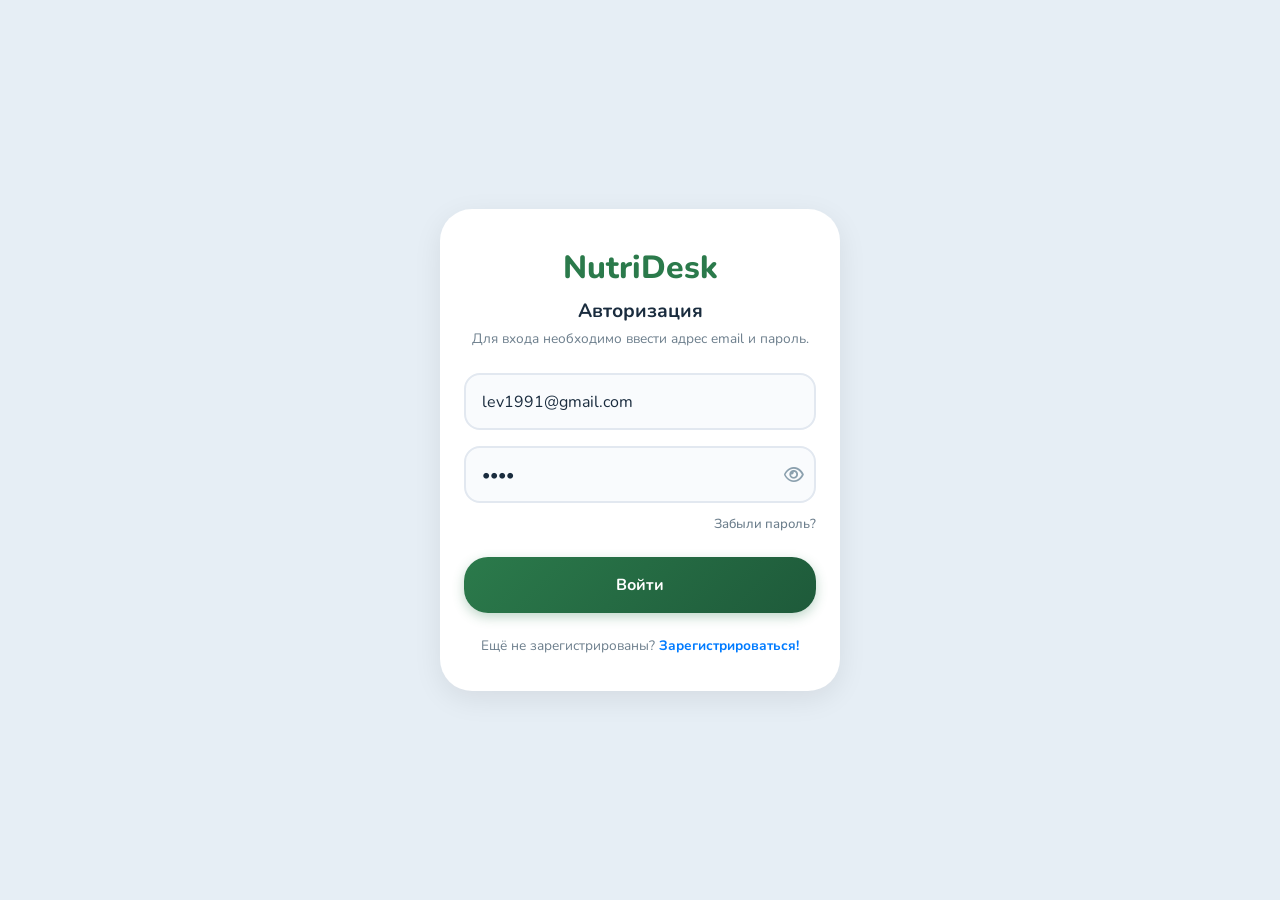
<file: index.html>
<!DOCTYPE html>
<html lang="ru">

<head>
    <meta charset="UTF-8">
    <meta name="viewport" content="width=device-width, initial-scale=1.0, maximum-scale=1.0, user-scalable=no">
    <title>NutriDesk — Авторизация</title>
    <link href="https://fonts.googleapis.com/css2?family=Nunito:wght@300;400;500;600;700;800&display=swap"
        rel="stylesheet">
    <link rel="stylesheet" href="https://cdnjs.cloudflare.com/ajax/libs/font-awesome/6.0.0-beta3/css/all.min.css">
    <link rel="stylesheet" href="css/reset.css">
    <link rel="stylesheet" href="css/style.css">
</head>

<body>

    <main class="auth-section">
        <section class="auth-card">
            <div class="logo-big">NutriDesk</div>
            <h1>Авторизация</h1>
            <p class="subtitle">Для входа необходимо ввести адрес email и пароль.</p>

            <div class="input-group">
                <input type="email" placeholder="Email" value="lev1991@gmail.com">
            </div>

            <div class="input-group">
                <div class="password-wrapper">
                    <input type="password" placeholder="Пароль" value="1234">
                    <button class="toggle-password" type="button"><i class="far fa-eye"></i></button>
                </div>
            </div>

            <div class="forgot-password">
                <a href="#">Забыли пароль?</a>
            </div>

            <button class="btn-primary" type="button"><a href="home.html">Войти</a></button>

            <p class="register-link">
                Ещё не зарегистрированы? <a href="#">Зарегистрироваться!</a>
            </p>
        </section>
    </main>

    <script src="js/app.js"></script>
</body>

</html>
</file>
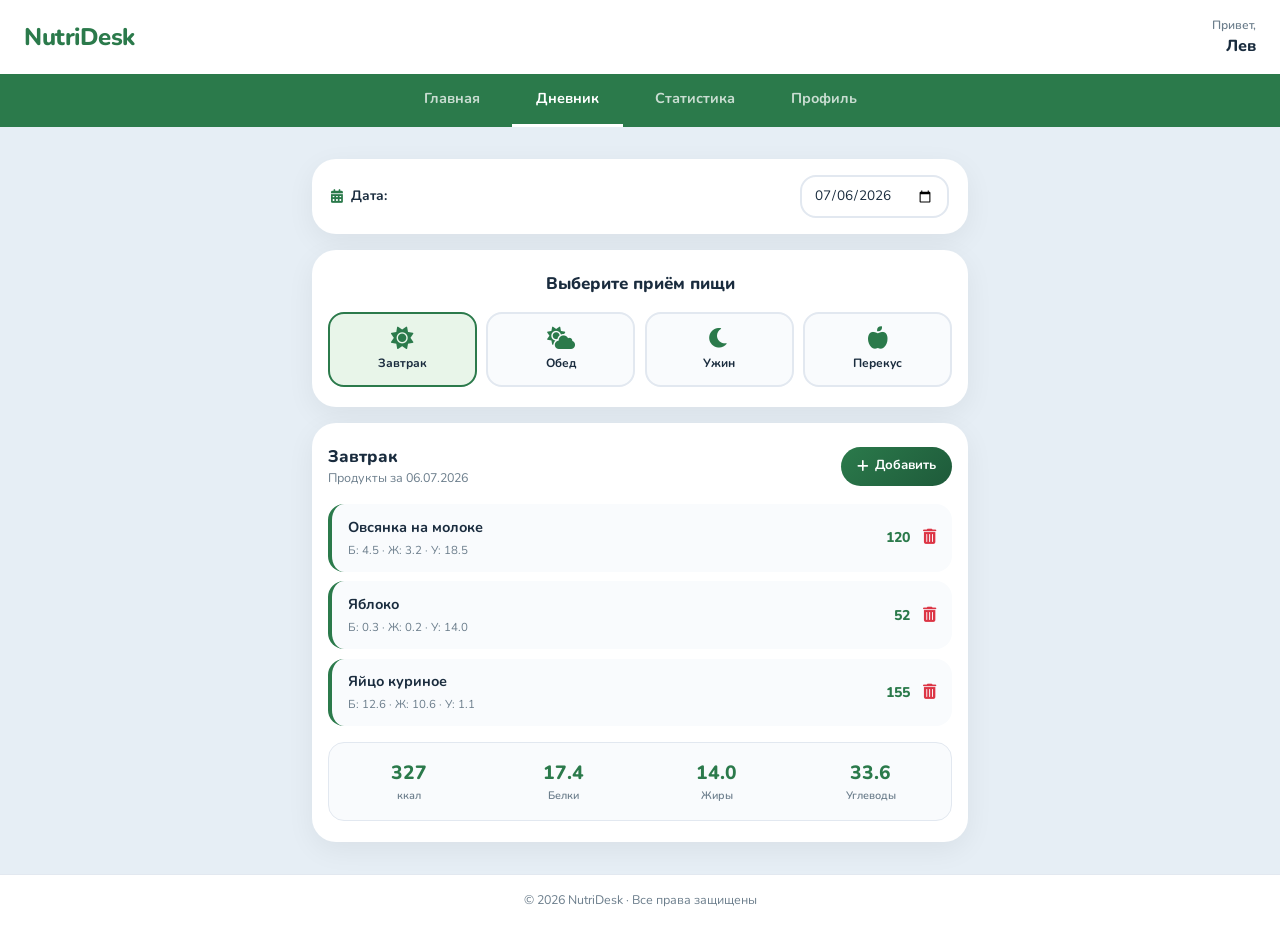
<file: diary.html>
<!DOCTYPE html>
<html lang="ru">

<head>
    <meta charset="UTF-8">
    <meta name="viewport" content="width=device-width, initial-scale=1.0, maximum-scale=1.0, user-scalable=no">
    <title>NutriDesk — Дневник питания</title>
    <link href="https://fonts.googleapis.com/css2?family=Nunito:wght@300;400;500;600;700;800&display=swap"
        rel="stylesheet">
    <link rel="stylesheet" href="https://cdnjs.cloudflare.com/ajax/libs/font-awesome/6.0.0-beta3/css/all.min.css">
    <link rel="stylesheet" href="css/reset.css">
    <link rel="stylesheet" href="css/style.css">
</head>

<body>

    <header class="header">
        <div class="logo">NutriDesk</div>
        <div class="user-greeting">
            <span class="hello">Привет,</span>
            <span class="username">Лев</span>
        </div>
    </header>

    <nav class="nav-strip">
        <a href="home.html">Главная</a>
        <a class="active" href="diary.html">Дневник</a>
        <a href="#">Статистика</a>
        <a href="#">Профиль</a>
    </nav>

    <main class="main">

        <section class="date-selector">
            <label for="diary-date"><i class="fas fa-calendar-alt" style="color:#2b7a4b;"></i> Дата:</label>
            <input type="date" id="diary-date" value="2026-07-06">
        </section>

        <section class="meal-card">
            <h2>Выберите приём пищи</h2>
            <div class="meal-grid">
                <div class="meal-item selected">
                    <i class="fas fa-sun"></i>
                    <span>Завтрак</span>
                </div>
                <div class="meal-item">
                    <i class="fas fa-cloud-sun"></i>
                    <span>Обед</span>
                </div>
                <div class="meal-item">
                    <i class="fas fa-moon"></i>
                    <span>Ужин</span>
                </div>
                <div class="meal-item">
                    <i class="fas fa-apple-alt"></i>
                    <span>Перекус</span>
                </div>
            </div>
        </section>

        <section class="foods-block">
            <div class="foods-header">
                <div>
                    <h2>Завтрак</h2>
                    <p>Продукты за 06.07.2026</p>
                </div>
                <button class="add-btn" type="button">
                    <i class="fas fa-plus"></i> Добавить
                </button>
            </div>

            <div class="foods-list">
                <div class="food-item">
                    <div class="info">
                        <div class="name">Овсянка на молоке</div>
                        <div class="nutrition">Б: 4.5 · Ж: 3.2 · У: 18.5</div>
                    </div>
                    <span class="kcal">120</span>
                    <button class="delete" type="button"><i class="fas fa-trash-alt"></i></button>
                </div>

                <div class="food-item">
                    <div class="info">
                        <div class="name">Яблоко</div>
                        <div class="nutrition">Б: 0.3 · Ж: 0.2 · У: 14.0</div>
                    </div>
                    <span class="kcal">52</span>
                    <button class="delete" type="button"><i class="fas fa-trash-alt"></i></button>
                </div>

                <div class="food-item">
                    <div class="info">
                        <div class="name">Яйцо куриное</div>
                        <div class="nutrition">Б: 12.6 · Ж: 10.6 · У: 1.1</div>
                    </div>
                    <span class="kcal">155</span>
                    <button class="delete" type="button"><i class="fas fa-trash-alt"></i></button>
                </div>
            </div>

            <div class="summary">
                <div class="item">
                    <div class="value">327</div>
                    <div class="label">ккал</div>
                </div>
                <div class="item">
                    <div class="value">17.4</div>
                    <div class="label">Белки</div>
                </div>
                <div class="item">
                    <div class="value">14.0</div>
                    <div class="label">Жиры</div>
                </div>
                <div class="item">
                    <div class="value">33.6</div>
                    <div class="label">Углеводы</div>
                </div>
            </div>
        </section>

    </main>

    <footer class="footer">
        <p>© 2026 NutriDesk · Все права защищены</p>
    </footer>

    <script src="js/app.js"></script>
</body>

</html>
</file>
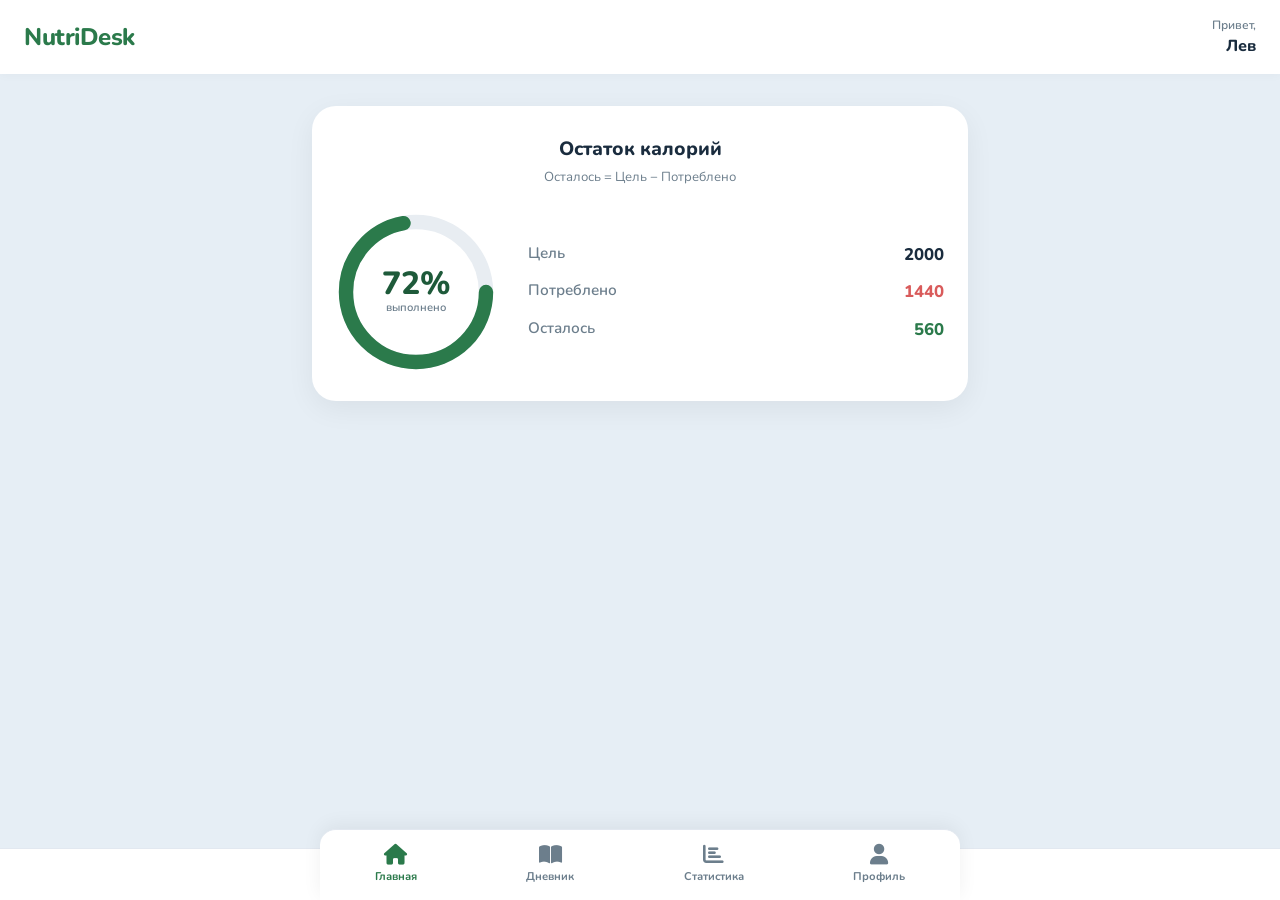
<file: home.html>
<!DOCTYPE html>
<html lang="ru">

<head>
    <meta charset="UTF-8">
    <meta name="viewport" content="width=device-width, initial-scale=1.0, maximum-scale=1.0, user-scalable=no">
    <title>NutriDesk — Главная</title>
    <link href="https://fonts.googleapis.com/css2?family=Nunito:wght@300;400;500;600;700;800&display=swap"
        rel="stylesheet">
    <link rel="stylesheet" href="https://cdnjs.cloudflare.com/ajax/libs/font-awesome/6.0.0-beta3/css/all.min.css">
    <link rel="stylesheet" href="css/reset.css">
    <link rel="stylesheet" href="css/style.css">
</head>

<body>

    <header class="header">
        <div class="logo">NutriDesk</div>
        <div class="user-greeting">
            <span class="hello">Привет,</span>
            <span class="username">Лев</span>
        </div>
    </header>

    <main class="main">
        <section class="calorie-card">
            <h1 class="card-title">Остаток калорий</h1>
            <p class="card-formula">Осталось = Цель − Потреблено</p>

            <div class="calorie-row">
                <div class="ring-wrapper">
                    <svg width="100%" height="100%" viewBox="0 0 160 160">
                        <circle class="ring-bg" cx="80" cy="80" r="70" />
                        <circle class="ring-fill" cx="80" cy="80" r="70" stroke-dasharray="439.82"
                            stroke-dashoffset="123" />
                    </svg>
                    <div class="ring-center">
                        <div class="percent">72%</div>
                        <div class="sub">выполнено</div>
                    </div>
                </div>

                <div class="calorie-info">
                    <div class="info-row">
                        <span class="info-label">Цель</span>
                        <span class="info-value">2000</span>
                    </div>
                    <div class="info-row">
                        <span class="info-label">Потреблено</span>
                        <span class="info-value consumed">1440</span>
                    </div>
                    <div class="info-row">
                        <span class="info-label">Осталось</span>
                        <span class="info-value remaining">560</span>
                    </div>
                </div>
            </div>
        </section>
    </main>

    <footer class="footer">
        <p>© 2026 NutriDesk · Все права защищены</p>
    </footer>

    <nav class="bottom-nav">
        <a class="nav-item active" href="home.html">
            <i class="fas fa-home"></i>
            <span>Главная</span>
        </a>
        <a class="nav-item" href="diary.html">
            <i class="fas fa-book-open"></i>
            <span>Дневник</span>
        </a>
        <a class="nav-item" href="#">
            <i class="fas fa-chart-bar"></i>
            <span>Статистика</span>
        </a>
        <a class="nav-item" href="#">
            <i class="fas fa-user"></i>
            <span>Профиль</span>
        </a>
    </nav>

    <script src="js/app.js"></script>
</body>

</html>
</file>
<file: css/style.css>
:root {
    --primary: #2b7a4b;
    --primary-dark: #1e5a3a;
    --primary-light: #e8f5e9;
    --text: #1a2c3e;
    --text-secondary: #6c7e8c;
    --border: #e2e8f0;
    --white: #fff;
    --danger: #dc3545;
    --shadow: 0 .5rem 1.8rem rgba(0, 0, 0, .06);
    --radius: 1.5rem;
    --radius-sm: 1rem
}

body {
    font-family: 'Nunito', sans-serif;
    background: linear-gradient(160deg, #f4f8fb 0%, #eaf1f7 100%);
    color: var(--text);
    min-height: 100vh;
    display: flex;
    flex-direction: column
}

.header {
    display: flex;
    justify-content: space-between;
    align-items: center;
    background: var(--white);
    padding: 1rem 1.5rem;
    box-shadow: 0 .15rem .6rem rgba(0, 0, 0, .03);
    width: 100%
}

.logo {
    font-size: 1.5rem;
    font-weight: 800;
    color: var(--primary);
    letter-spacing: -.03rem
}

.user-greeting {
    display: flex;
    flex-direction: column;
    align-items: flex-end;
    text-align: right
}

.user-greeting .hello {
    font-size: .75rem;
    color: var(--text-secondary);
    font-weight: 600
}

.user-greeting .username {
    font-size: 1rem;
    font-weight: 800
}

.nav-strip {
    display: flex;
    justify-content: center;
    gap: .5rem;
    background: var(--primary);
    width: 100%
}

.nav-strip a {
    color: rgba(255, 255, 255, .75);
    font-weight: 700;
    font-size: .85rem;
    padding: .8rem 1rem;
    border-bottom: .2rem solid transparent
}

.nav-strip a.active {
    color: #fff;
    border-bottom-color: #fff
}

.bottom-nav {
    position: fixed;
    bottom: 0;
    left: 0;
    right: 0;
    display: flex;
    justify-content: space-around;
    align-items: center;
    background: var(--white);
    padding: .6rem 0;
    box-shadow: 0 -.25rem 1.2rem rgba(0, 0, 0, .06);
    border-top: .06rem solid var(--border);
    z-index: 100
}

.nav-item {
    display: flex;
    flex-direction: column;
    align-items: center;
    gap: .2rem;
    color: var(--text-secondary);
    font-size: .7rem;
    font-weight: 700;
    padding: .3rem .8rem
}

.nav-item i {
    font-size: 1.3rem
}

.nav-item.active {
    color: var(--primary)
}

.main {
    flex: 1;
    display: flex;
    flex-direction: column;
    padding: 1.5rem 1rem;
    max-width: 100%;
    width: 100%;
    margin: 0 auto
}

.page-title {
    font-size: 1.3rem;
    font-weight: 800;
    margin-bottom: .3rem
}

.page-subtitle {
    color: var(--text-secondary);
    font-size: .85rem;
    margin-bottom: 1.5rem
}

.auth-section {
    display: flex;
    align-items: center;
    justify-content: center;
    flex: 1;
    padding: 1rem
}

.auth-card {
    display: flex;
    flex-direction: column;
    background: var(--white);
    border-radius: 2rem;
    padding: 2.2rem 1.5rem;
    width: 100%;
    max-width: 25rem;
    box-shadow: 0 .5rem 1.8rem rgba(0, 0, 0, .08);
    text-align: center
}

.auth-card .logo-big {
    font-size: 2rem;
    font-weight: 800;
    color: var(--primary);
    margin-bottom: .3rem
}

.auth-card h1 {
    font-size: 1.2rem;
    font-weight: 700;
    margin-bottom: .2rem
}

.auth-card .subtitle {
    color: var(--text-secondary);
    font-size: .85rem;
    margin-bottom: 1.6rem;
    line-height: 1.4
}

.input-group {
    margin-bottom: 1rem;
    text-align: left
}

.input-group input {
    width: 100%;
    padding: .9rem 1rem;
    border: .13rem solid var(--border);
    border-radius: 1rem;
    font-size: 1rem;
    background: #f9fbfd;
    outline: none
}

.input-group input:focus {
    border-color: var(--primary);
    background: var(--white)
}

.password-wrapper {
    position: relative
}

.password-wrapper input {
    padding-right: 3rem
}

.toggle-password {
    position: absolute;
    right: .75rem;
    top: 50%;
    transform: translateY(-50%);
    color: #8ba0ae;
    font-size: 1.1rem
}

.forgot-password {
    text-align: right;
    margin-top: -.5rem;
    margin-bottom: 1.4rem
}

.forgot-password a {
    color: var(--text-secondary);
    font-size: .82rem;
    font-weight: 500
}

.btn-primary {
    background: linear-gradient(135deg, var(--primary), var(--primary-dark));
    color: #fff;
    font-weight: 700;
    font-size: 1rem;
    padding: 1rem;
    border-radius: 1.5rem;
    width: 100%;
    box-shadow: 0 .25rem .75rem rgba(43, 122, 75, .3);
    margin-bottom: 1.4rem
}

.register-link {
    color: var(--text-secondary);
    font-size: .85rem
}

.register-link a {
    color: #007bff;
    font-weight: 700
}

.calorie-card {
    display: flex;
    flex-direction: column;
    background: var(--white);
    border-radius: var(--radius);
    padding: 1.8rem 1.5rem;
    box-shadow: var(--shadow);
    text-align: center
}

.calorie-card .card-title {
    font-size: 1.2rem;
    font-weight: 800;
    margin-bottom: .3rem
}

.calorie-card .card-formula {
    font-size: .82rem;
    color: var(--text-secondary);
    margin-bottom: 1.5rem
}

.calorie-row {
    display: flex;
    flex-direction: column;
    align-items: center;
    gap: 1.5rem
}

.ring-wrapper {
    position: relative;
    width: 10rem;
    height: 10rem;
    flex-shrink: 0
}

.ring-bg {
    fill: none;
    stroke: #e8edf2;
    stroke-width: .9rem
}

.ring-fill {
    fill: none;
    stroke: var(--primary);
    stroke-width: .9rem;
    stroke-linecap: round
}

.ring-center {
    position: absolute;
    top: 50%;
    left: 50%;
    transform: translate(-50%, -50%);
    text-align: center
}

.ring-center .percent {
    font-size: 2rem;
    font-weight: 800;
    color: var(--primary-dark);
    line-height: 1
}

.ring-center .sub {
    font-size: .7rem;
    color: var(--text-secondary);
    font-weight: 600
}

.calorie-info {
    display: flex;
    flex-direction: column;
    gap: .8rem;
    width: 100%
}

.info-row {
    display: flex;
    justify-content: space-between;
    gap: 1rem;
    font-size: .95rem
}

.info-label {
    color: var(--text-secondary);
    font-weight: 600
}

.info-value {
    font-weight: 800;
    font-size: 1.05rem
}

.info-value.consumed {
    color: #d95b5b
}

.info-value.remaining {
    color: var(--primary)
}

.date-selector {
    display: flex;
    align-items: center;
    justify-content: space-between;
    background: var(--white);
    border-radius: var(--radius);
    padding: 1rem 1.2rem;
    margin-bottom: 1rem;
    box-shadow: var(--shadow)
}

.date-selector label {
    display: flex;
    align-items: center;
    gap: .5rem;
    font-weight: 700;
    font-size: .85rem
}

.date-selector input {
    padding: .5rem .8rem;
    border: .13rem solid var(--border);
    border-radius: var(--radius-sm);
    font-size: .85rem
}

.meal-card {
    display: flex;
    flex-direction: column;
    background: var(--white);
    border-radius: var(--radius);
    padding: 1.3rem 1rem;
    margin-bottom: 1rem;
    box-shadow: var(--shadow)
}

.meal-card h2 {
    font-size: 1.05rem;
    font-weight: 800;
    text-align: center;
    margin-bottom: 1rem
}

.meal-grid {
    display: flex;
    flex-wrap: wrap;
    justify-content: center;
    gap: .6rem
}

.meal-item {
    display: flex;
    flex-direction: column;
    align-items: center;
    gap: .3rem;
    flex: 1 1 4.5rem;
    padding: .8rem .4rem;
    background: #f9fbfd;
    border: .13rem solid var(--border);
    border-radius: var(--radius-sm)
}

.meal-item.selected {
    border-color: var(--primary);
    background: var(--primary-light)
}

.meal-item i {
    font-size: 1.4rem;
    color: var(--primary)
}

.meal-item span {
    font-size: .75rem;
    font-weight: 700
}

.foods-block {
    display: flex;
    flex-direction: column;
    background: var(--white);
    border-radius: var(--radius);
    padding: 1.3rem 1rem;
    box-shadow: var(--shadow);
    gap: 1rem
}

.foods-header {
    display: flex;
    justify-content: space-between;
    align-items: center;
    flex-wrap: wrap;
    gap: .6rem
}

.foods-header h2 {
    font-size: 1.05rem;
    font-weight: 800
}

.foods-header p {
    font-size: .78rem;
    color: var(--text-secondary)
}

.add-btn {
    display: flex;
    align-items: center;
    gap: .4rem;
    background: linear-gradient(135deg, var(--primary), var(--primary-dark));
    color: #fff;
    padding: .6rem 1rem;
    border-radius: 2rem;
    font-weight: 700;
    font-size: .82rem
}

.foods-list {
    display: flex;
    flex-direction: column;
    gap: .6rem
}

.food-item {
    display: flex;
    align-items: center;
    gap: .8rem;
    background: #f9fbfd;
    border-left: .25rem solid var(--primary);
    border-radius: var(--radius-sm);
    padding: .8rem 1rem
}

.food-item .info {
    flex: 1;
    display: flex;
    flex-direction: column;
    gap: .2rem
}

.food-item .name {
    font-weight: 700;
    font-size: .9rem
}

.food-item .nutrition {
    font-size: .72rem;
    color: var(--text-secondary)
}

.food-item .kcal {
    font-weight: 800;
    color: var(--primary);
    font-size: .88rem
}

.food-item .delete {
    color: var(--danger);
    font-size: .95rem
}

.summary {
    display: flex;
    justify-content: space-around;
    flex-wrap: wrap;
    gap: .6rem;
    background: #f9fbfd;
    border: .06rem solid var(--border);
    border-radius: var(--radius-sm);
    padding: 1rem .5rem
}

.summary .item {
    display: flex;
    flex-direction: column;
    align-items: center;
    flex: 1 1 3.5rem
}

.summary .value {
    font-size: 1.2rem;
    font-weight: 800;
    color: var(--primary)
}

.summary .label {
    font-size: .68rem;
    font-weight: 600;
    color: var(--text-secondary)
}

.footer {
    display: flex;
    justify-content: center;
    align-items: center;
    padding: 1rem;
    background: var(--white);
    border-top: .06rem solid var(--border);
    color: var(--text-secondary);
    font-size: .78rem;
    margin-top: auto
}

@media (min-width:768px) {
    body {
        background: #e6eef5
    }

    .main {
        max-width: 45rem;
        padding: 2rem
    }

    .nav-strip a {
        font-size: .9rem;
        padding: .9rem 1.5rem
    }

    .bottom-nav {
        max-width: 45rem;
        left: 50%;
        transform: translateX(-50%);
        border-radius: 1rem 1rem 0 0
    }

    .calorie-row {
        flex-direction: row;
        justify-content: center;
        gap: 2rem
    }

    .calorie-info {
        text-align: left
    }

    .meal-item {
        flex: 1 1 6rem
    }
}
</file>
